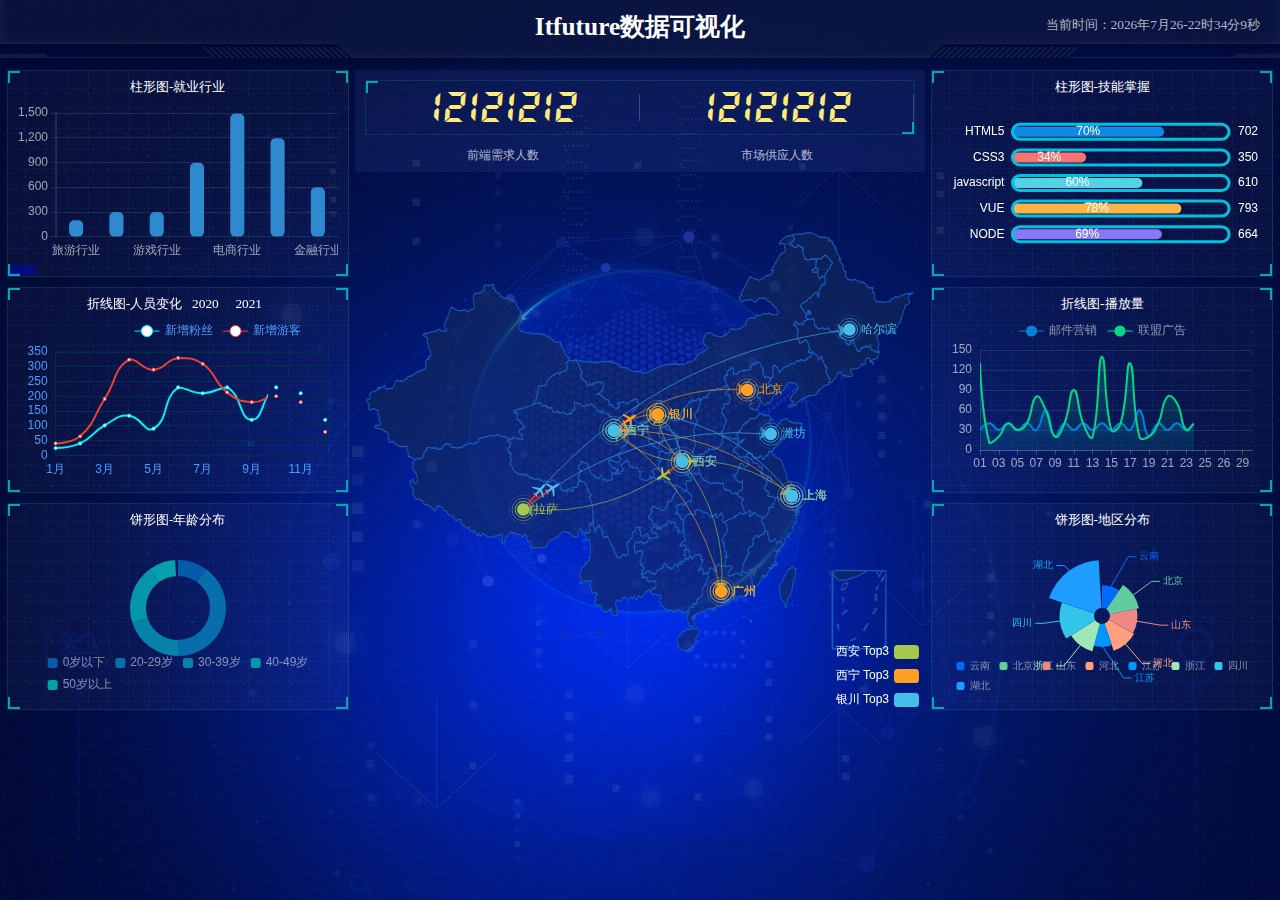
<file: index.html>
<html lang="en">
<head>
    <meta charset="UTF-8">
    <meta name="viewport" content="width=device-width, initial-scale=1.0">
    <title>Itfutue-zifeiYu可视化</title>
    <link rel="stylesheet" href="css/index.css">
</head>
<body>
    <!-- 头部盒子 -->
    <header>
        <h1>Itfuture数据可视化</h1>
        <div class="showTime"></div>
        <script>
            var t =null;
            t = setTimeout(time,1000);//开始运行
            function time(){
                clearTimeout(t);//清除定时器
                dt = new Date();
                var y = dt.getFullYear();
                var mt = dt.getMonth()+1;
                var day = dt.getDate();
                var h = dt.getHours();//获取时
                var m = dt.getMinutes();//获取分
                var s = dt.getSeconds();//获取秒
                document.querySelector(".showTime").innerHTML = '当前时间：'+ y + "年" + mt + "月" + day + "-" + h + '时' + m + "分" + s + "秒";
                t = setTimeout(time,1000);//设定定时器，循环运行
            }
        </script>
    </header>

    <!-- 页面主题 -->
    <section class="mainbox">
        <div class="column">
            <div class="panel bar">
                <h2>柱形图-就业行业</h2>
                <div class="chart"></div>
                <div class="panel-footer"><a href="./MyCat安装文档.md">zhishi</a></div>
            </div>
            <div class="panel line">
                <h2>折线图-人员变化
                    <a href="javascript:;">2020</a>
                    <a href="javascript:;">2021</a>
                </h2>
                <div class="chart"></div>
                <div class="panel-footer"></div>
            </div>
            <div class="panel pie">
                <h2>饼形图-年龄分布</h2>
                <div class="chart"></div>
                <div class="panel-footer"></div>
            </div>
        </div>
        <div class="column">
            <!-- no 模块制作 -->
            <div class="no">
                <div class="no-hd">
                    <ul>
                        <li>12121212</li>
                        <li>12121212</li>
                    </ul>
                </div>
                <div class="no-bd">
                    <ul>
                        <li>前端需求人数</li>
                        <li>市场供应人数</li>
                    </ul>
                </div>
            </div>
            <!-- 地图模块 -->
            <div class="map">
                <div class="map1"></div>
                <div class="map2"></div>
                <div class="map3"></div>
                <div class="chart"></div>
            </div>
        </div>
        <div class="column">
            <div class="panel bar2">
                <h2>柱形图-技能掌握</h2>
                <div class="chart"></div>
                <div class="panel-footer"></div>
            </div>
            <div class="panel line2">
                <h2>折线图-播放量</h2>
                <div class="chart"></div>
                <div class="panel-footer"></div>
            </div>
            <div class="panel pie2">
                <h2>饼形图-地区分布</h2>
                <div class="chart"></div>
                <div class="panel-footer"></div>
            </div>
        </div>
    </section>
    <script src="js/flexible.js"></script>
    <script src="js/echarts.min.js"></script>
    <!-- 先引入jquery -->
    <script src="js/jquery.js"></script>
    <!-- 引入地图 -->
    <script src="js/china.js"></script>
    <script src="js/index.js"></script>
</body>
</html>
</file>
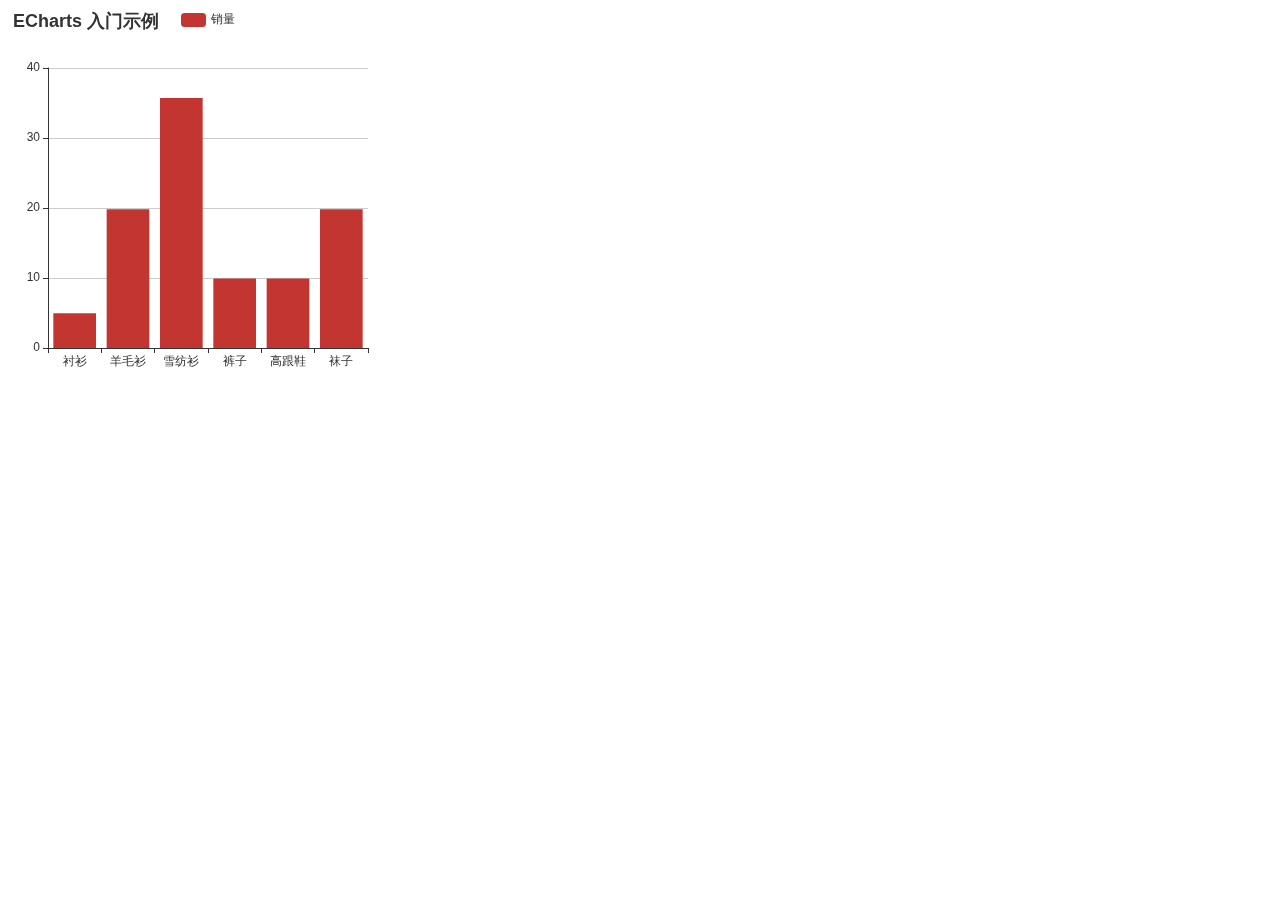
<file: ECharts使用步骤.html>
<html lang="en">
<head>
    <meta charset="UTF-8">
    <meta name="viewport" content="width=device-width, initial-scale=1.0">
    <title>Document</title>

    <style>
        .box {
            width: 400px;
            height: 400px;
        }
    </style>
</head>
<body>
    <!-- 1.下载并引入echarts.js文件 -->
    <script src="js/echarts.min.js"></script>

    <!-- 2.准备一个具有大小的Dom容器 -->
    <div class="box"></div>

    <script>
        //3.初始化实例对象 echarts.init(dom容器);
        var myChart = echarts.init(document.querySelector(".box"));

        //4.指定配置项和数据
        var option = {
            title: {
            text: 'ECharts 入门示例'
            },
            tooltip: {},
            legend: {
            data: ['销量']
            },
            xAxis: {
            data: ['衬衫', '羊毛衫', '雪纺衫', '裤子', '高跟鞋', '袜子']
            },
            yAxis: {},
            series: [
            {
                name: '销量',
                type: 'bar',
                data: [5, 20, 36, 10, 10, 20]
            }
            ]
        };

        //5.将配置项给实例对象：使用刚指定的配置项和数据显示图表。
        myChart.setOption(option);
    </script>
</body>
</html>
</file>
<file: css/index.css>
* {
  margin: 0;
  padding: 0;
  box-sizing: border-box;
}
li {
  list-style: none;
}
@font-face {
  font-family: electronicFont;
  src: url(../font/DS-DIGIT.TTF);
}
body {
  background: url(../images/bg.jpg) no-repeat top center;
  line-height: 1.15;
}
header {
  position: relative;
  height: 1.25rem;
  background: url(../images/head_bg.png) no-repeat;
  background-size: 100% 100%;
}
header h1 {
  font-size: 0.475rem;
  color: #fff;
  text-align: center;
  line-height: 1rem;
}
header .showTime {
  top: 0;
  position: absolute;
  right: 0.375rem;
  line-height: 0.9375rem;
  color: rgba(255, 255, 255, 0.7);
  font-size: 0.25rem;
}
.mainbox {
  display: flex;
  min-width: 1024px;
  max-width: 1920px;
  margin: 0 auto;
  padding: 0.0625rem 0.125rem 0;
}
.mainbox .column {
  flex: 3;
}
.mainbox .column:nth-child(2) {
  flex: 5;
  margin: 0 0.125rem 0.1875rem;
  overflow: hidden;
}
.mainbox .panel {
  position: relative;
  height: 3.875rem;
  border: 1px solid rgba(25, 186, 139, 0.17);
  background: url('../images/line\(1\).png') rgba(255, 255, 255, 0.03);
  padding: 0 0.1875rem 0.5rem;
  margin-bottom: 0.1875rem;
}
.mainbox .panel::before {
  position: absolute;
  top: 0;
  left: 0;
  width: 10px;
  height: 10px;
  border-left: 2px solid #02a6b5;
  border-top: 2px solid #02a6b5;
  content: "";
}
.mainbox .panel::after {
  position: absolute;
  top: 0;
  right: 0;
  width: 10px;
  height: 10px;
  border-right: 2px solid #02a6b5;
  border-top: 2px solid #02a6b5;
  content: "";
}
.mainbox .panel .panel-footer {
  position: absolute;
  bottom: 0;
  left: 0;
  width: 100%;
}
.mainbox .panel .panel-footer::before {
  position: absolute;
  bottom: 0;
  left: 0;
  width: 10px;
  height: 10px;
  border-left: 2px solid #02a6b5;
  border-bottom: 2px solid #02a6b5;
  content: "";
}
.mainbox .panel .panel-footer::after {
  position: absolute;
  bottom: 0;
  right: 0;
  width: 10px;
  height: 10px;
  border-right: 2px solid #02a6b5;
  border-bottom: 2px solid #02a6b5;
  content: "";
}
.mainbox .panel h2 {
  height: 0.6rem;
  line-height: 0.6rem;
  text-align: center;
  color: #fff;
  font-size: 0.25rem;
  font-weight: 400;
}
.mainbox .panel h2 a {
  color: #fff;
  text-decoration: none;
  margin: 0 0.125rem;
}
.mainbox .panel .chart {
  height: 3rem;
}
.mainbox .no {
  background: rgba(101, 132, 226, 0.1);
  padding: 0.1875rem;
}
.mainbox .no .no-hd {
  position: relative;
  border: 1px solid rgba(25, 186, 139, 0.17);
}
.mainbox .no .no-hd ul {
  display: flex;
}
.mainbox .no .no-hd ul li {
  position: relative;
  flex: 1;
  line-height: 1rem;
  font-size: 0.875rem;
  color: #ffeb7b;
  text-align: center;
  font-family: 'electronicFont';
}
.mainbox .no .no-hd ul li::after {
  content: "";
  position: absolute;
  top: 25%;
  right: 0;
  height: 50%;
  width: 1px;
  background: rgba(255, 255, 255, 0.2);
}
.mainbox .no .no-hd::before {
  position: absolute;
  top: 0;
  left: 0;
  width: 10px;
  height: 10px;
  border-left: 2px solid #02a6b5;
  border-top: 2px solid #02a6b5;
  content: "";
}
.mainbox .no .no-hd::after {
  position: absolute;
  bottom: 0;
  right: 0;
  width: 10px;
  height: 10px;
  border-right: 2px solid #02a6b5;
  border-bottom: 2px solid #02a6b5;
  content: "";
}
.mainbox .no .no-bd ul {
  display: flex;
}
.mainbox .no .no-bd ul li {
  flex: 1;
  height: 0.5rem;
  line-height: 0.5rem;
  text-align: center;
  font-size: 0.225rem;
  color: rgba(255, 255, 255, 0.7);
  padding-top: 0.125rem;
}
.mainbox .map {
  position: relative;
  height: 10.125rem;
}
.mainbox .map .chart {
  position: absolute;
  top: 0;
  left: 0;
  width: 100%;
  height: 10.125rem;
}
.mainbox .map .map1 {
  width: 6.475rem;
  height: 6.475rem;
  position: absolute;
  top: 50%;
  left: 50%;
  transform: translate(-50%, -50%);
  background: url(../images/map.png);
  background-size: 100% 100%;
  opacity: 0.3;
}
.mainbox .map .map2 {
  position: absolute;
  top: 50%;
  left: 50%;
  transform: translate(-50%, -50%);
  width: 8.0375rem;
  height: 8.0375rem;
  background: url(../images/lbx.png);
  background-size: 100% 100%;
  opacity: 0.5;
  animation: rotate1 15s linear infinite;
}
.mainbox .map .map3 {
  position: absolute;
  top: 50%;
  left: 50%;
  transform: translate(-50%, -50%);
  width: 7.075rem;
  height: 7.075rem;
  background: url(../images/jt.png);
  background-size: 100% 100%;
  opacity: 0.5;
  animation: rotate2 15s linear infinite;
}
@keyframes rotate1 {
  from {
    transform: translate(-50%, -50%) rotate(0deg);
  }
  to {
    transform: translate(-50%, -50%) rotate(360deg);
  }
}
@keyframes rotate2 {
  from {
    transform: translate(-50%, -50%) rotate(0deg);
  }
  to {
    transform: translate(-50%, -50%) rotate(-360deg);
  }
}
@media screen and (max-width: 1024px) {
  html {
    font-size: 42px !important;
  }
}
@media screen and (min-width: 1920px) {
  html {
    font-size: 80px !important;
  }
}
</file>
